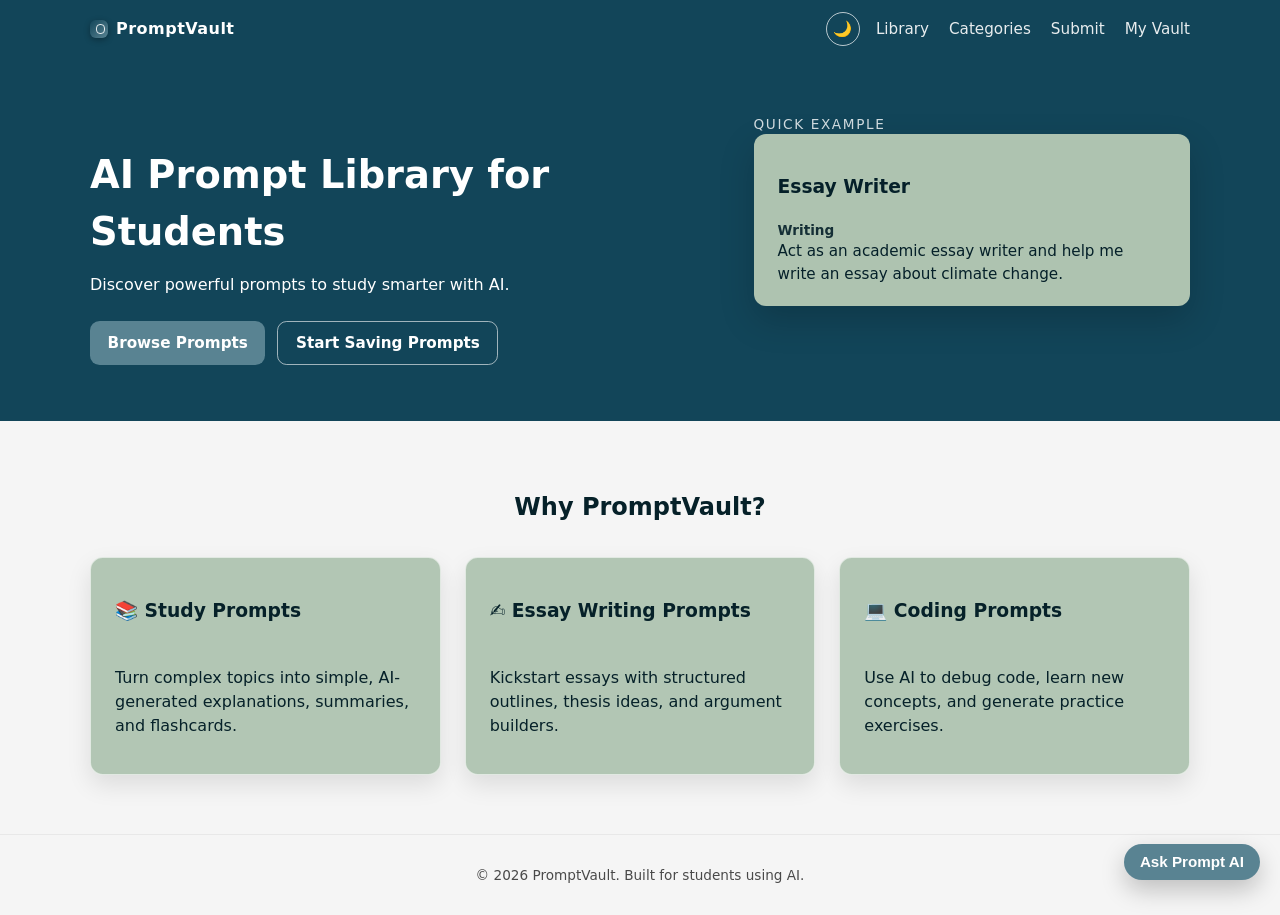
<file: index.html>
<!DOCTYPE html>
<html lang="en">
<head>
  <meta charset="UTF-8" />
  <meta name="viewport" content="width=device-width, initial-scale=1.0" />
  <title>PromptVault – AI Prompt Library for Students</title>
  <link rel="stylesheet" href="css/styles.css" />
  <link rel="icon" href="assets/icon.svg" type="image/svg+xml" sizes="any" />
  <link rel="shortcut icon" href="assets/icon.svg" type="image/svg+xml" />
</head>
<body class="page-landing">
  <header class="pv-header">
    <nav class="pv-nav container">
      <a href="index.html" class="pv-logo">
        <span class="pv-logo-mark"></span>
        <span class="pv-logo-text">Prompt<span class="pv-logo-strong">Vault</span></span>
      </a>
      <button class="pv-theme-toggle" type="button" aria-label="Toggle dark mode">🌙</button>
      <button class="pv-nav-toggle" aria-label="Toggle navigation">
        <span></span>
        <span></span>
        <span></span>
      </button>
      <ul class="pv-nav-links">
        <li><a href="library.html">Library</a></li>
        <li><a href="categories.html">Categories</a></li>
        <li><a href="submit.html">Submit</a></li>
        <li><a href="vault.html">My Vault</a></li>
      </ul>
    </nav>
  </header>

  <main>
    <section class="pv-hero">
      <div class="container pv-hero-inner">
        <div class="pv-hero-content">
          <h1>AI Prompt Library for Students</h1>
          <p>Discover powerful prompts to study smarter with AI.</p>
          <div class="pv-hero-actions">
            <a class="pv-btn" href="library.html">Browse Prompts</a>
            <a class="pv-btn pv-btn-outline" href="vault.html">Start Saving Prompts</a>
          </div>
        </div>
        <div class="pv-hero-highlight">
          <p class="pv-hero-label">Quick Example</p>
          <div class="pv-hero-card">
            <h3>Essay Writer</h3>
            <p class="pv-hero-category">Writing</p>
            <p class="pv-hero-prompt">
              Act as an academic essay writer and help me write an essay about climate change.
            </p>
          </div>
        </div>
      </div>
    </section>

    <section class="pv-section">
      <div class="container">
        <h2 class="pv-section-title">Why PromptVault?</h2>
        <div class="pv-grid pv-grid-3 pv-feature-grid">
          <article class="pv-card">
            <h3>📚 Study Prompts</h3>
            <p>Turn complex topics into simple, AI-generated explanations, summaries, and flashcards.</p>
          </article>
          <article class="pv-card">
            <h3>✍ Essay Writing Prompts</h3>
            <p>Kickstart essays with structured outlines, thesis ideas, and argument builders.</p>
          </article>
          <article class="pv-card">
            <h3>💻 Coding Prompts</h3>
            <p>Use AI to debug code, learn new concepts, and generate practice exercises.</p>
          </article>
        </div>
      </div>
    </section>
  </main>

  <footer class="pv-footer">
    <div class="container">
      <p>&copy; <span id="year"></span> PromptVault. Built for students using AI.</p>
    </div>
  </footer>

  <script src="js/app.js"></script>
</body>
</html>
</file>
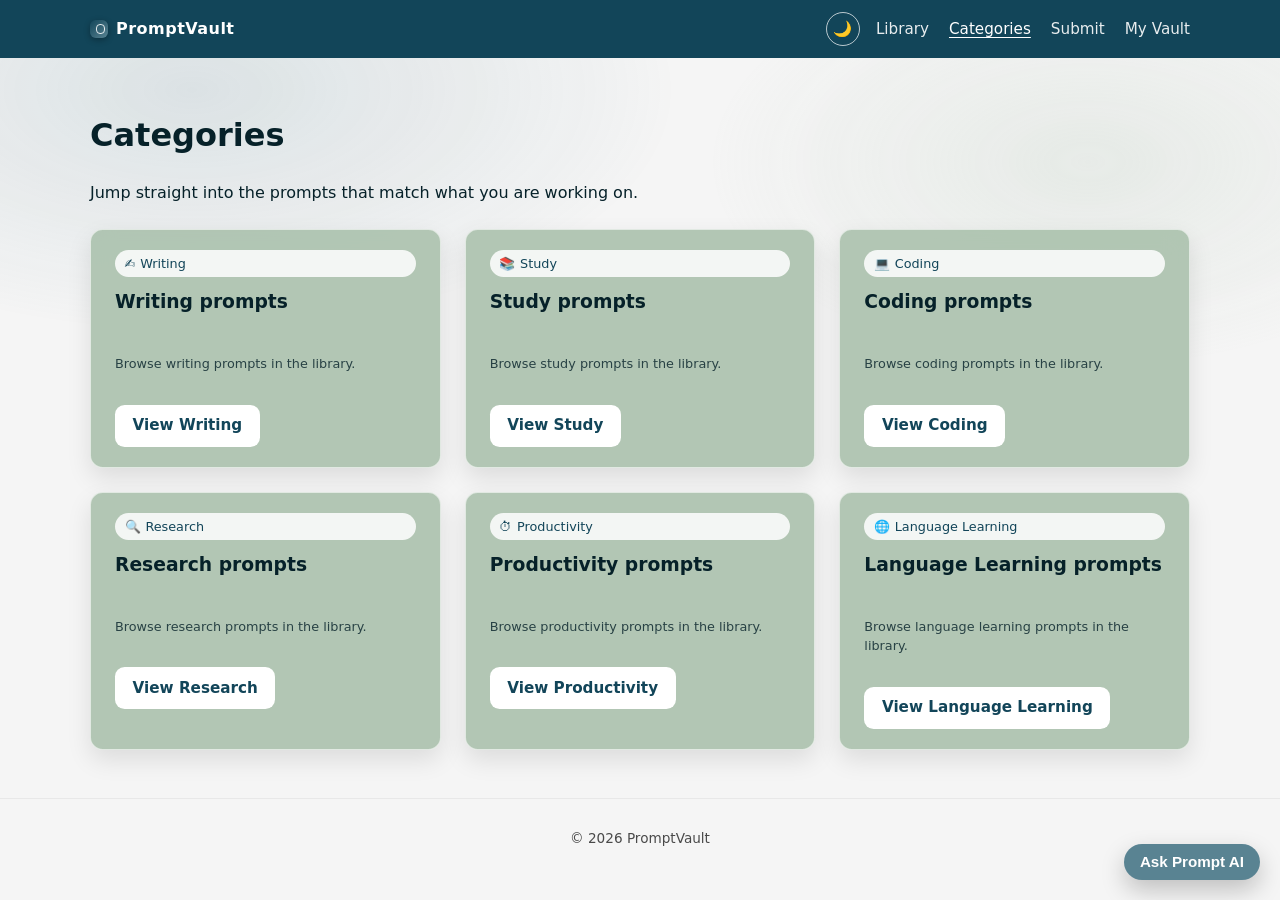
<file: categories.html>
<!DOCTYPE html>
<html lang="en">
<head>
  <meta charset="UTF-8" />
  <meta name="viewport" content="width=device-width, initial-scale=1.0" />
  <title>Categories – PromptVault</title>
  <link rel="stylesheet" href="css/styles.css" />
  <link rel="icon" href="assets/icon.svg" type="image/svg+xml" sizes="any" />
  <link rel="shortcut icon" href="assets/icon.svg" type="image/svg+xml" />
</head>
<body class="page-categories">
  <header class="pv-header">
    <nav class="pv-nav container">
      <a href="index.html" class="pv-logo">
        <span class="pv-logo-mark"></span>
        <span class="pv-logo-text">Prompt<span class="pv-logo-strong">Vault</span></span>
      </a>
      <button class="pv-theme-toggle" type="button" aria-label="Toggle dark mode">🌙</button>
      <button class="pv-nav-toggle" aria-label="Toggle navigation">
        <span></span>
        <span></span>
        <span></span>
      </button>
      <ul class="pv-nav-links">
        <li><a href="library.html">Library</a></li>
        <li><a href="categories.html" class="active">Categories</a></li>
        <li><a href="submit.html">Submit</a></li>
        <li><a href="vault.html">My Vault</a></li>
      </ul>
    </nav>
  </header>

  <main class="container pv-main">
    <header class="pv-page-header">
      <h1>Categories</h1>
      <p>Jump straight into the prompts that match what you are working on.</p>
    </header>

    <section id="categoryGrid" class="pv-grid pv-grid-3 pv-card-grid">
      <!-- Category cards injected by JavaScript -->
    </section>
  </main>

  <footer class="pv-footer">
    <div class="container">
      <p>&copy; <span id="year"></span> PromptVault</p>
    </div>
  </footer>

  <script src="js/app.js"></script>
</body>
</html>
</file>
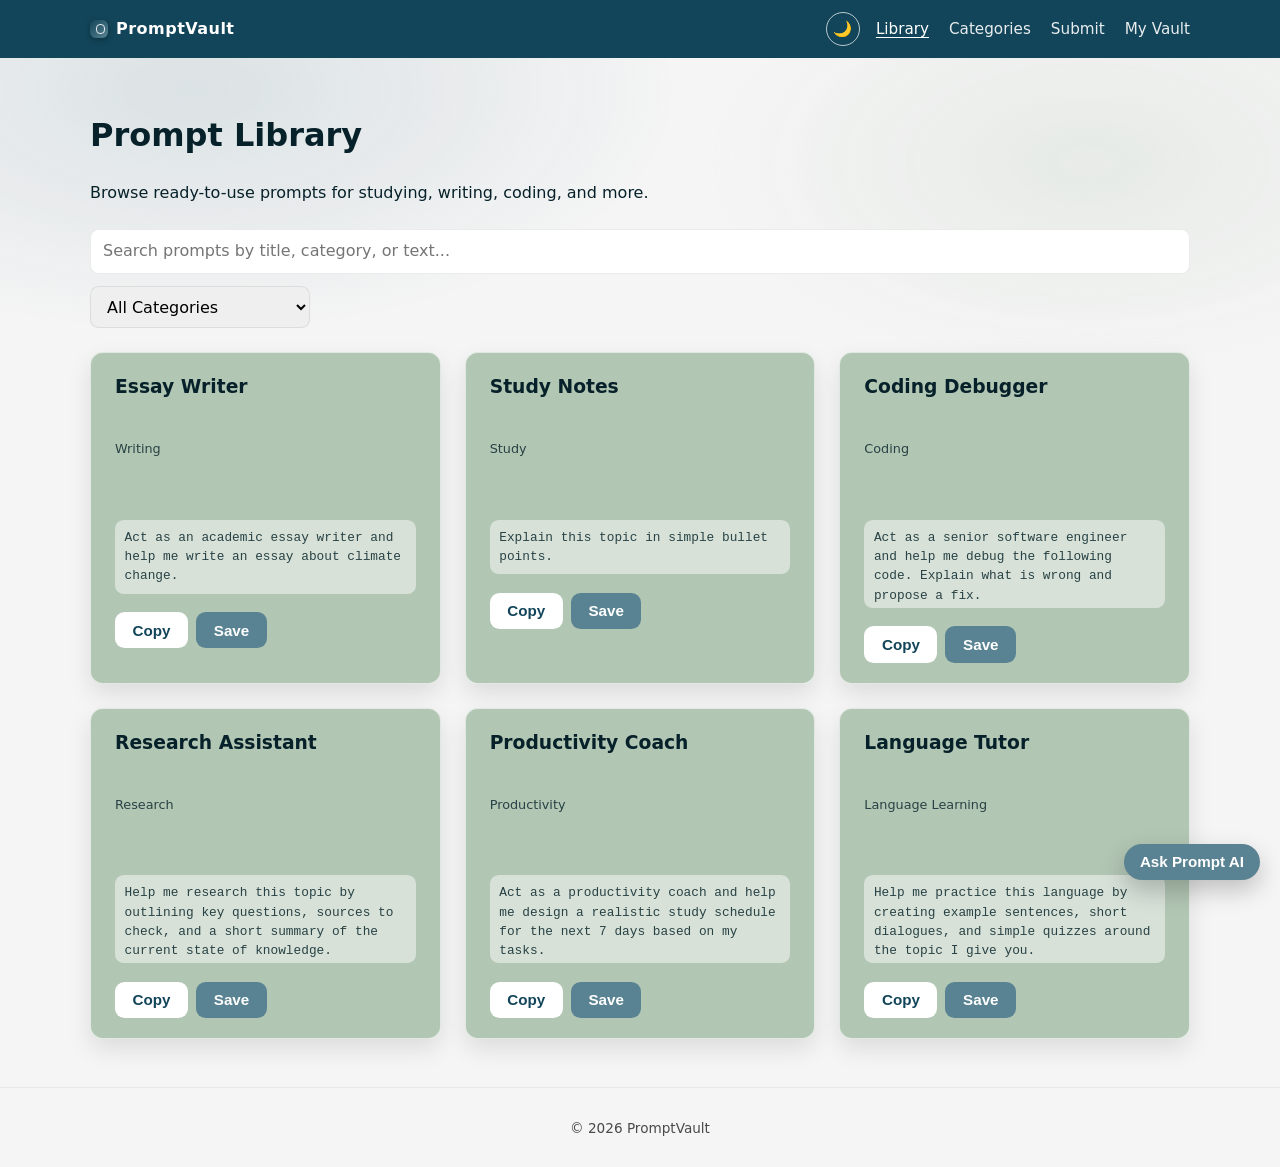
<file: library.html>
<!DOCTYPE html>
<html lang="en">
<head>
  <meta charset="UTF-8" />
  <meta name="viewport" content="width=device-width, initial-scale=1.0" />
  <title>Prompt Library – PromptVault</title>
  <link rel="stylesheet" href="css/styles.css" />
  <link rel="icon" href="assets/icon.svg" type="image/svg+xml" sizes="any" />
  <link rel="shortcut icon" href="assets/icon.svg" type="image/svg+xml" />
</head>
<body class="page-library">
  <header class="pv-header">
    <nav class="pv-nav container">
      <a href="index.html" class="pv-logo">
        <span class="pv-logo-mark"></span>
        <span class="pv-logo-text">Prompt<span class="pv-logo-strong">Vault</span></span>
      </a>
      <button class="pv-theme-toggle" type="button" aria-label="Toggle dark mode">🌙</button>
      <button class="pv-nav-toggle" aria-label="Toggle navigation">
        <span></span>
        <span></span>
        <span></span>
      </button>
      <ul class="pv-nav-links">
        <li><a href="library.html" class="active">Library</a></li>
        <li><a href="categories.html">Categories</a></li>
        <li><a href="submit.html">Submit</a></li>
        <li><a href="vault.html">My Vault</a></li>
      </ul>
    </nav>
  </header>

  <main class="container pv-main">
    <header class="pv-page-header">
      <h1>Prompt Library</h1>
      <p>Browse ready-to-use prompts for studying, writing, coding, and more.</p>
    </header>

    <div class="pv-toolbar">
      <input
        type="search"
        id="searchInput"
        class="pv-input"
        placeholder="Search prompts by title, category, or text..."
      />
      <select id="categoryFilter" class="pv-input pv-select">
        <option value="">All Categories</option>
      </select>
    </div>

    <section id="promptGrid" class="pv-grid pv-grid-3 pv-card-grid" aria-live="polite">
      <!-- Prompt cards injected by JavaScript -->
    </section>

    <p id="emptyState" class="pv-empty" hidden>
      No prompts found. Try a different search or category.
    </p>
  </main>

  <footer class="pv-footer">
    <div class="container">
      <p>&copy; <span id="year"></span> PromptVault</p>
    </div>
  </footer>

  <script src="js/app.js"></script>
</body>
</html>
</file>
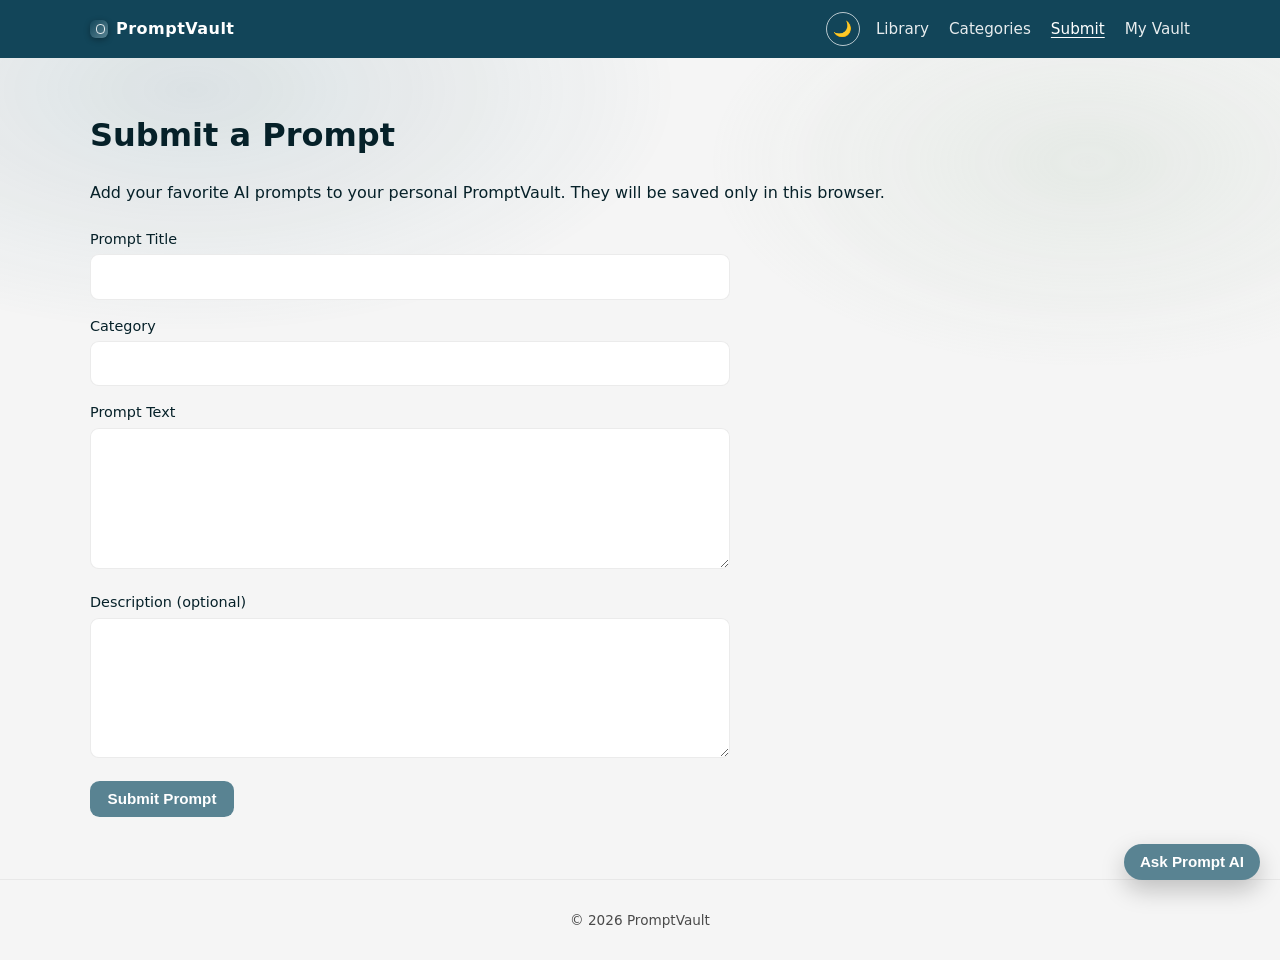
<file: submit.html>
<!DOCTYPE html>
<html lang="en">
<head>
  <meta charset="UTF-8" />
  <meta name="viewport" content="width=device-width, initial-scale=1.0" />
  <title>Submit Prompt – PromptVault</title>
  <link rel="stylesheet" href="css/styles.css" />
  <link rel="icon" href="assets/icon.svg" type="image/svg+xml" sizes="any" />
  <link rel="shortcut icon" href="assets/icon.svg" type="image/svg+xml" />
</head>
<body class="page-submit">
  <header class="pv-header">
    <nav class="pv-nav container">
      <a href="index.html" class="pv-logo">
        <span class="pv-logo-mark"></span>
        <span class="pv-logo-text">Prompt<span class="pv-logo-strong">Vault</span></span>
      </a>
      <button class="pv-theme-toggle" type="button" aria-label="Toggle dark mode">🌙</button>
      <button class="pv-nav-toggle" aria-label="Toggle navigation">
        <span></span>
        <span></span>
        <span></span>
      </button>
      <ul class="pv-nav-links">
        <li><a href="library.html">Library</a></li>
        <li><a href="categories.html">Categories</a></li>
        <li><a href="submit.html" class="active">Submit</a></li>
        <li><a href="vault.html">My Vault</a></li>
      </ul>
    </nav>
  </header>

  <main class="container pv-main">
    <header class="pv-page-header">
      <h1>Submit a Prompt</h1>
      <p>Add your favorite AI prompts to your personal PromptVault. They will be saved only in this browser.</p>
    </header>

    <form id="submitForm" class="pv-form">
      <div class="pv-field">
        <label for="title">Prompt Title</label>
        <input id="title" name="title" type="text" class="pv-input" required />
      </div>

      <div class="pv-field">
        <label for="category">Category</label>
        <input
          id="category"
          name="category"
          type="text"
          list="categoryOptions"
          class="pv-input"
          required
        />
        <datalist id="categoryOptions">
          <option value="Study"></option>
          <option value="Writing"></option>
          <option value="Coding"></option>
          <option value="Research"></option>
          <option value="Productivity"></option>
          <option value="Language Learning"></option>
        </datalist>
      </div>

      <div class="pv-field">
        <label for="promptText">Prompt Text</label>
        <textarea
          id="promptText"
          name="promptText"
          class="pv-input pv-textarea"
          rows="5"
          required
        ></textarea>
      </div>

      <div class="pv-field">
        <label for="description">Description (optional)</label>
        <textarea
          id="description"
          name="description"
          class="pv-input pv-textarea"
          rows="3"
        ></textarea>
      </div>

      <button type="submit" class="pv-btn">Submit Prompt</button>
      <p id="submitMessage" class="pv-message" role="status" aria-live="polite"></p>
    </form>
  </main>

  <footer class="pv-footer">
    <div class="container">
      <p>&copy; <span id="year"></span> PromptVault</p>
    </div>
  </footer>

  <script src="js/app.js"></script>
</body>
</html>
</file>
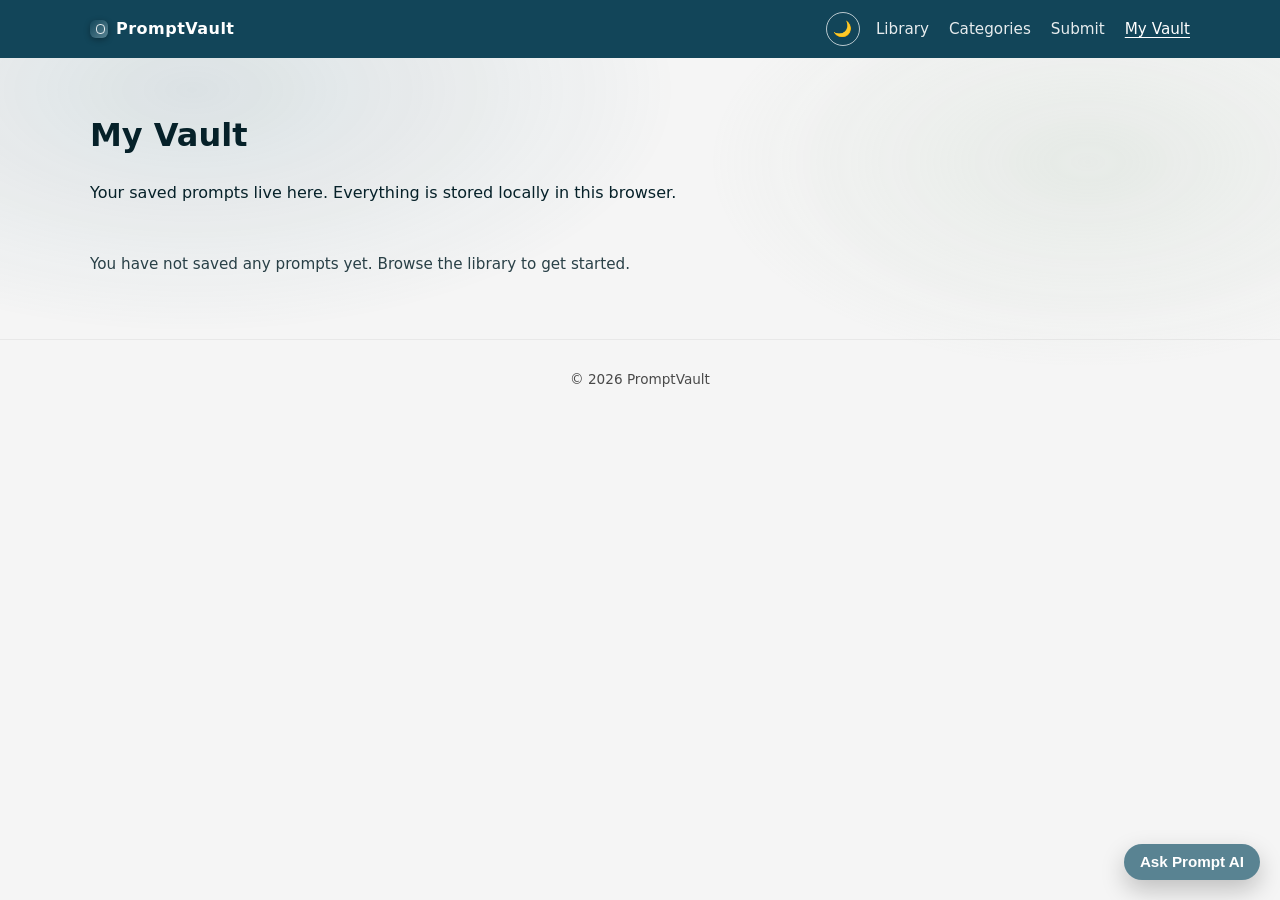
<file: vault.html>
<!DOCTYPE html>
<html lang="en">
<head>
  <meta charset="UTF-8" />
  <meta name="viewport" content="width=device-width, initial-scale=1.0" />
  <title>My Vault – PromptVault</title>
  <link rel="stylesheet" href="css/styles.css" />
  <link rel="icon" href="assets/icon.svg" type="image/svg+xml" sizes="any" />
  <link rel="shortcut icon" href="assets/icon.svg" type="image/svg+xml" />
</head>
<body class="page-vault">
  <header class="pv-header">
    <nav class="pv-nav container">
      <a href="index.html" class="pv-logo">
        <span class="pv-logo-mark"></span>
        <span class="pv-logo-text">Prompt<span class="pv-logo-strong">Vault</span></span>
      </a>
      <button class="pv-theme-toggle" type="button" aria-label="Toggle dark mode">🌙</button>
      <button class="pv-nav-toggle" aria-label="Toggle navigation">
        <span></span>
        <span></span>
        <span></span>
      </button>
      <ul class="pv-nav-links">
        <li><a href="library.html">Library</a></li>
        <li><a href="categories.html">Categories</a></li>
        <li><a href="submit.html">Submit</a></li>
        <li><a href="vault.html" class="active">My Vault</a></li>
      </ul>
    </nav>
  </header>

  <main class="container pv-main">
    <header class="pv-page-header">
      <h1>My Vault</h1>
      <p>Your saved prompts live here. Everything is stored locally in this browser.</p>
    </header>

    <section id="vaultList" class="pv-card-list" aria-live="polite">
      <!-- Saved prompts injected by JavaScript -->
    </section>

    <p id="vaultEmptyState" class="pv-empty">
      You have not saved any prompts yet. Browse the <a href="library.html">library</a> to get started.
    </p>
  </main>

  <footer class="pv-footer">
    <div class="container">
      <p>&copy; <span id="year"></span> PromptVault</p>
    </div>
  </footer>

  <script src="js/app.js"></script>
</body>
</html>
</file>
<file: css/styles.css>
:root {
  --primary: #598392;
  --dark: #124559;
  --light: #aec3b0;
  --bg: #f5f5f5;
  --text: #062129;
}

/* Dark mode variable overrides */
:root[data-theme="dark"] {
  --primary: #7fb4c8;
  --dark: #051923;
  --light: #1f3640;
  --bg: #020b10;
  --text: #f4f7f8;
}

*,
*::before,
*::after {
  box-sizing: border-box;
}

html,
body {
  margin: 0;
  padding: 0;
}

body {
  font-family: system-ui, -apple-system, BlinkMacSystemFont, "Segoe UI", sans-serif;
  color: var(--text);
  background: var(--bg);
  line-height: 1.5;
  transition: background-color 200ms ease, color 200ms ease;
}

/* Subtle background polish */
body::before {
  content: "";
  position: fixed;
  inset: 0;
  pointer-events: none;
  background:
    radial-gradient(900px 450px at 15% 10%, rgba(89, 131, 146, 0.18), transparent 55%),
    radial-gradient(700px 380px at 85% 18%, rgba(174, 195, 176, 0.22), transparent 55%);
  opacity: 0.9;
  z-index: -1;
}

img {
  max-width: 100%;
  display: block;
}

a {
  color: inherit;
  text-decoration: none;
}

.container {
  width: min(1100px, 100% - 2rem);
  margin-inline: auto;
}

.pv-header {
  background: var(--dark);
  color: white;
  position: sticky;
  top: 0;
  z-index: 10;
}

.pv-nav {
  display: flex;
  align-items: center;
  justify-content: space-between;
  padding: 0.75rem 0;
  gap: 1rem;
}

.pv-logo {
  display: inline-flex;
  align-items: center;
  gap: 0.5rem;
  font-weight: 700;
  letter-spacing: 0.03em;
}

.pv-logo-mark {
  width: 18px;
  height: 18px;
  border-radius: 6px;
  background: linear-gradient(135deg, #124559, #598392);
  box-shadow: 0 2px 6px rgba(0, 0, 0, 0.3);
  position: relative;
}

.pv-logo-mark::after {
  content: "";
  position: absolute;
  inset: 4px 3px 4px 6px;
  border-radius: 4px;
  border: 1px solid rgba(255, 255, 255, 0.85);
}

.pv-logo-text {
  font-size: 1rem;
}

.pv-logo-strong {
  font-weight: 800;
}

.pv-nav-links {
  list-style: none;
  display: flex;
  gap: 1.25rem;
  align-items: center;
  margin: 0;
  padding: 0;
}

.pv-theme-toggle {
  margin-left: auto;
  background: transparent;
  border: 1px solid rgba(255, 255, 255, 0.7);
  border-radius: 999px;
  width: 34px;
  height: 34px;
  display: inline-flex;
  align-items: center;
  justify-content: center;
  font-size: 0.95rem;
  color: #ffffff;
  cursor: pointer;
  transition: background 0.15s ease, transform 0.1s ease, box-shadow 0.1s ease;
}

.pv-theme-toggle:hover {
  background: rgba(255, 255, 255, 0.14);
  box-shadow: 0 4px 12px rgba(0, 0, 0, 0.25);
  transform: translateY(-1px);
}

.pv-theme-toggle:active {
  transform: translateY(0);
  box-shadow: none;
}

.pv-nav-links a {
  font-size: 0.95rem;
  opacity: 0.9;
}

.pv-nav-links a:hover,
.pv-nav-links a.active {
  opacity: 1;
  text-decoration: underline;
  text-underline-offset: 0.2em;
}

.pv-nav-toggle {
  display: none;
  background: transparent;
  border: 0;
  padding: 0.25rem;
  flex-direction: column;
  gap: 0.2rem;
  cursor: pointer;
}

.pv-nav-toggle span {
  display: block;
  width: 1.2rem;
  height: 2px;
  background: white;
}

.pv-hero {
  background: var(--dark);
  color: white;
  padding-block: 3.5rem;
}

.pv-hero-inner {
  display: grid;
  grid-template-columns: minmax(0, 2fr) minmax(0, 1.4fr);
  gap: 2.5rem;
  align-items: center;
}

.pv-hero h1 {
  font-size: clamp(2.1rem, 3vw, 2.8rem);
  margin-bottom: 0.75rem;
}

.pv-hero p {
  margin: 0;
}

.pv-hero-actions {
  display: flex;
  flex-wrap: wrap;
  gap: 0.75rem;
  margin-top: 1.5rem;
}

.pv-hero-highlight {
  align-self: stretch;
}

.pv-hero-label {
  font-size: 0.85rem;
  letter-spacing: 0.12em;
  text-transform: uppercase;
  opacity: 0.8;
  margin-bottom: 0.5rem;
}

.pv-hero-card {
  background: var(--light);
  color: #052029;
  border-radius: 0.75rem;
  padding: 1.25rem 1.5rem;
  box-shadow: 0 14px 35px rgba(0, 0, 0, 0.18);
}

.pv-hero-category {
  font-size: 0.85rem;
  font-weight: 600;
  margin-top: 0.25rem;
  opacity: 0.9;
}

.pv-hero-prompt {
  font-size: 0.95rem;
  margin-top: 0.75rem;
}

.pv-section {
  padding-block: 3rem;
}

.pv-section-title {
  text-align: center;
  margin-bottom: 2rem;
}

.pv-grid {
  display: grid;
  gap: 1.5rem;
}

.pv-grid-3 {
  grid-template-columns: repeat(3, minmax(0, 1fr));
}

.pv-card {
  background: rgba(174, 195, 176, 0.95);
  padding: 1.25rem 1.5rem;
  border-radius: 0.8rem;
  display: flex;
  flex-direction: column;
  gap: 0.4rem;
  border: 1px solid rgba(255, 255, 255, 0.6);
  backdrop-filter: blur(12px);
  box-shadow: 0 10px 24px rgba(0, 0, 0, 0.10);
  transform: translateY(0);
  transition: transform 0.14s ease, box-shadow 0.14s ease;
}

:root[data-theme="dark"] .pv-card {
  background: rgba(31, 54, 64, 0.96);
  border-color: rgba(255, 255, 255, 0.12);
}

.pv-card:hover {
  transform: translateY(-2px);
  box-shadow: 0 18px 34px rgba(0, 0, 0, 0.12);
}

.pv-card:active {
  transform: translateY(-1px);
}

.pv-card-grid .pv-card h3 {
  margin-top: 0;
}

.pv-main {
  padding-block: 2rem 3rem;
}

.pv-page-header {
  margin-bottom: 1.5rem;
}

.pv-page-header p {
  margin: 0.25rem 0 0;
}

.pv-toolbar {
  display: flex;
  flex-wrap: wrap;
  gap: 0.75rem;
  margin-bottom: 1.5rem;
}

.pv-input {
  border-radius: 0.55rem;
  border: 1px solid rgba(0, 0, 0, 0.08);
  padding: 0.6rem 0.75rem;
  font: inherit;
  width: 100%;
}

:root[data-theme="dark"] .pv-input {
  background: #051924;
  border-color: rgba(255, 255, 255, 0.16);
  color: var(--text);
}

.pv-input:focus {
  outline: 2px solid rgba(89, 131, 146, 0.6);
  outline-offset: 1px;
}

.pv-select {
  max-width: 220px;
}

.pv-textarea {
  resize: vertical;
  min-height: 140px;
}

.pv-btn {
  display: inline-flex;
  align-items: center;
  justify-content: center;
  padding: 0.6rem 1.1rem;
  border-radius: 0.6rem;
  border: none;
  outline: none;
  cursor: pointer;
  background: var(--primary);
  color: white;
  font-weight: 600;
  font-size: 0.95rem;
  transition: transform 0.08s ease, box-shadow 0.08s ease, background 0.08s ease;
}

.pv-btn:hover {
  background: #466671;
  box-shadow: 0 8px 20px rgba(0, 0, 0, 0.15);
  transform: translateY(-1px);
}

.pv-btn:active {
  transform: translateY(0);
  box-shadow: none;
}

.pv-btn:focus-visible {
  outline: 2px solid #ffffff;
  outline-offset: 2px;
  box-shadow: 0 0 0 3px rgba(89, 131, 146, 0.6);
}

.pv-btn-outline {
  background: transparent;
  border: 1px solid rgba(255, 255, 255, 0.6);
  color: white;
}

.pv-btn-outline:hover {
  background: rgba(255, 255, 255, 0.08);
}

.pv-btn-secondary {
  background: #ffffff;
  color: var(--dark);
}

.pv-btn-secondary:hover {
  background: #f5f5f5;
}

.pv-card-grid .pv-card-footer {
  margin-top: 0.75rem;
  display: flex;
  flex-wrap: wrap;
  gap: 0.5rem;
}

/* Prompt text inside cards */
.pv-card pre {
  margin: 0.25rem 0 0;
  padding: 0.5rem 0.6rem;
  border-radius: 0.55rem;
  background: rgba(255, 255, 255, 0.6);
  white-space: pre-wrap;
  word-wrap: break-word;
  max-height: 5.5rem;
  overflow-y: auto;
}

:root[data-theme="dark"] .pv-card pre {
  background: rgba(2, 11, 16, 0.9);
  color: var(--text);
}

.pv-tag {
  display: inline-block;
  padding: 0.15rem 0.55rem;
  border-radius: 999px;
  background: rgba(18, 69, 89, 0.1);
  font-size: 0.75rem;
}

.pv-meta {
  font-size: 0.8rem;
  opacity: 0.8;
}

/* Category chip for categories page */
.pv-card-category-chip {
  display: inline-flex;
  align-items: center;
  gap: 0.3rem;
  padding: 0.25rem 0.6rem;
  border-radius: 999px;
  background: rgba(255, 255, 255, 0.85);
  font-size: 0.8rem;
  color: #124559;
  margin-bottom: 0.3rem;
}

.pv-field {
  margin-bottom: 1rem;
}

.pv-field label {
  display: block;
  margin-bottom: 0.25rem;
  font-size: 0.9rem;
}

.pv-form {
  max-width: 640px;
}

.pv-message {
  margin-top: 0.75rem;
  font-size: 0.9rem;
}

.pv-message--success {
  color: #0b7a32;
}

.pv-message--error {
  color: #b3261e;
}

.pv-card-list {
  display: flex;
  flex-direction: column;
  gap: 1rem;
}

.pv-card-row {
  background: #ffffff;
  border-radius: 0.8rem;
  padding: 1rem 1.25rem;
  display: flex;
  flex-direction: column;
  gap: 0.4rem;
  border: 1px solid rgba(0, 0, 0, 0.04);
}

:root[data-theme="dark"] .pv-card-row {
  background: #051924;
  border-color: rgba(255, 255, 255, 0.14);
}

.pv-card-row-header {
  display: flex;
  flex-wrap: wrap;
  justify-content: space-between;
  gap: 0.4rem;
}

.pv-card-row-title {
  font-weight: 600;
}

.pv-card-row-actions {
  display: flex;
  flex-wrap: wrap;
  gap: 0.4rem;
}

.pv-card-row-actions .pv-btn {
  font-size: 0.85rem;
  padding-inline: 0.75rem;
}

.pv-empty {
  margin-top: 1.5rem;
  font-size: 0.95rem;
  opacity: 0.85;
}

.pv-footer {
  border-top: 1px solid rgba(0, 0, 0, 0.05);
  padding-block: 1rem;
  font-size: 0.85rem;
  color: rgba(0, 0, 0, 0.7);
  text-align: center;
}

/* Floating AI assistant */
.pv-ai-toggle {
  position: fixed;
  right: 1.25rem;
  bottom: 1.25rem;
  z-index: 30;
  border-radius: 999px;
  padding-inline: 1rem;
  box-shadow: 0 10px 25px rgba(0, 0, 0, 0.22);
}

.pv-ai-panel {
  position: fixed;
  right: 1.25rem;
  bottom: 4.25rem;
  width: min(360px, 100% - 2.5rem);
  background: #ffffff;
  border-radius: 0.9rem;
  box-shadow: 0 18px 40px rgba(0, 0, 0, 0.24);
  overflow: hidden;
  display: none;
  flex-direction: column;
  z-index: 29;
}

:root[data-theme="dark"] .pv-ai-panel {
  background: #051924;
}

.pv-ai-panel.is-open {
  display: flex;
}

.pv-ai-header {
  padding: 0.75rem 1rem;
  background: var(--dark);
  color: #ffffff;
  display: flex;
  align-items: center;
  justify-content: space-between;
  gap: 0.5rem;
}

.pv-ai-header h2 {
  font-size: 0.95rem;
  margin: 0;
}

.pv-ai-body {
  padding: 0.75rem 1rem;
  display: flex;
  flex-direction: column;
  gap: 0.5rem;
  max-height: 320px;
  overflow-y: auto;
}

.pv-ai-input {
  padding: 0.6rem 0.75rem;
  border-top: 1px solid rgba(0, 0, 0, 0.06);
  display: flex;
  gap: 0.5rem;
}

.pv-ai-input textarea {
  flex: 1;
  border-radius: 0.55rem;
  border: 1px solid rgba(0, 0, 0, 0.12);
  padding: 0.4rem 0.6rem;
  font: inherit;
  resize: none;
  min-height: 2.4rem;
  max-height: 5rem;
}

.pv-ai-input button {
  flex-shrink: 0;
}

.pv-ai-message {
  font-size: 0.85rem;
}

.pv-ai-suggestion {
  background: var(--light);
  border-radius: 0.7rem;
  padding: 0.6rem 0.7rem;
}

.pv-ai-suggestion-title {
  font-size: 0.9rem;
  font-weight: 600;
}

.pv-ai-suggestion-category {
  font-size: 0.75rem;
  opacity: 0.8;
}

.pv-ai-suggestion-actions {
  margin-top: 0.4rem;
  display: flex;
  gap: 0.4rem;
}

.page-landing main {
  min-height: calc(100vh - 64px - 60px);
}

/* Page entrance animations */
@keyframes pvFadeUp {
  from {
    opacity: 0;
    transform: translateY(10px);
  }
  to {
    opacity: 1;
    transform: translateY(0);
  }
}

@keyframes pvPop {
  from {
    opacity: 0;
    transform: scale(0.985);
  }
  to {
    opacity: 1;
    transform: scale(1);
  }
}

.pv-page-header,
.pv-toolbar,
.pv-card-grid,
.pv-card-list,
.pv-form,
.pv-section,
.pv-hero-inner {
  animation: pvFadeUp 420ms ease both;
}

.pv-hero-inner {
  animation: pvPop 520ms ease both;
}

.pv-card-grid .pv-card {
  animation: pvFadeUp 520ms ease both;
}

.pv-card-grid .pv-card:nth-child(1) { animation-delay: 40ms; }
.pv-card-grid .pv-card:nth-child(2) { animation-delay: 80ms; }
.pv-card-grid .pv-card:nth-child(3) { animation-delay: 120ms; }
.pv-card-grid .pv-card:nth-child(4) { animation-delay: 160ms; }
.pv-card-grid .pv-card:nth-child(5) { animation-delay: 200ms; }
.pv-card-grid .pv-card:nth-child(6) { animation-delay: 240ms; }

@media (prefers-reduced-motion: reduce) {
  .pv-page-header,
  .pv-toolbar,
  .pv-card-grid,
  .pv-card-list,
  .pv-form,
  .pv-section,
  .pv-hero-inner,
  .pv-card-grid .pv-card {
    animation: none !important;
    transition: none !important;
  }
}

@media (max-width: 768px) {
  .pv-nav-toggle {
    display: flex;
  }

  .pv-nav-links {
    position: absolute;
    inset-inline: 0;
    top: 100%;
    background: var(--dark);
    flex-direction: column;
    padding: 0.75rem 1rem 1rem;
    transform-origin: top;
    transform: scaleY(0);
    opacity: 0;
    pointer-events: none;
  }

  .pv-nav-links.is-open {
    transform: scaleY(1);
    opacity: 1;
    pointer-events: auto;
  }

  .pv-hero-inner {
    grid-template-columns: minmax(0, 1fr);
  }

  .pv-grid-3 {
    grid-template-columns: minmax(0, 1fr);
  }

  .pv-toolbar {
    flex-direction: column;
  }

  .pv-select {
    max-width: 100%;
  }
}

@media (min-width: 769px) and (max-width: 1024px) {
  .pv-grid-3 {
    grid-template-columns: repeat(2, minmax(0, 1fr));
  }
}
</file>
